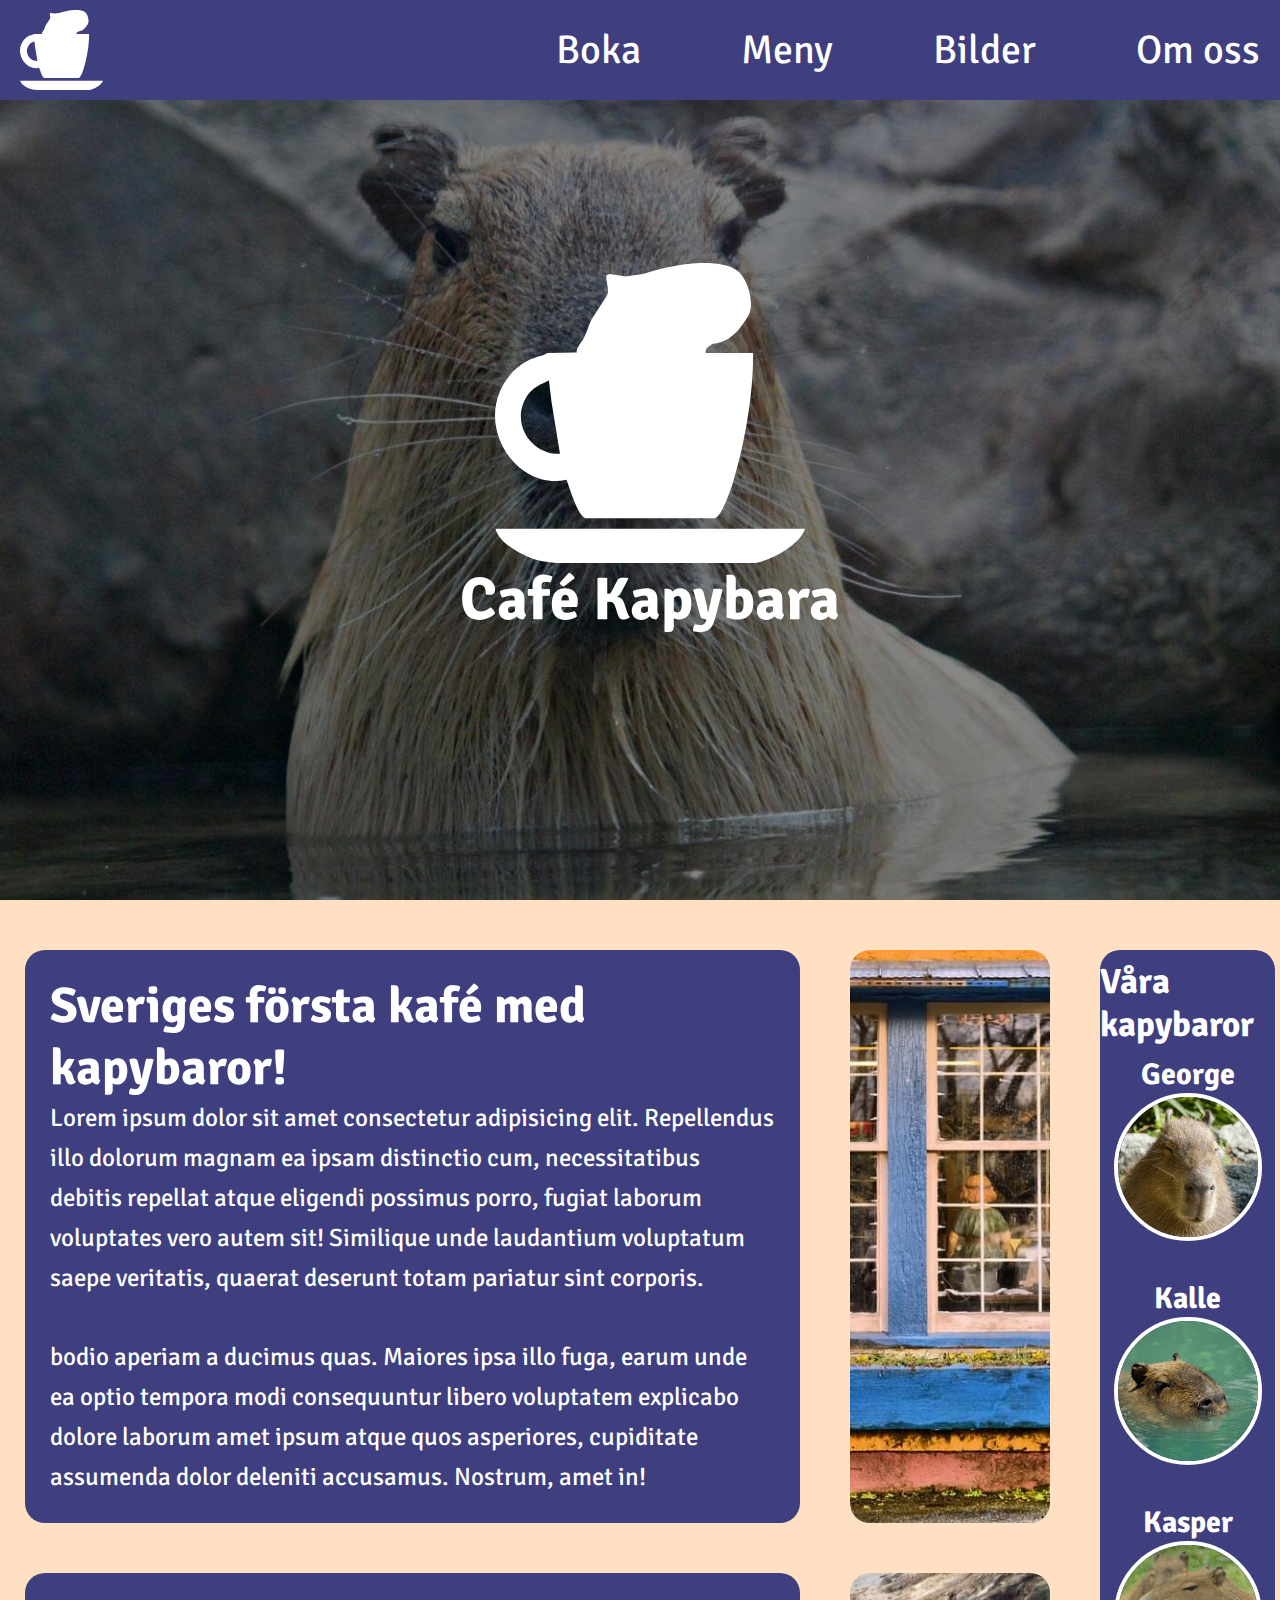
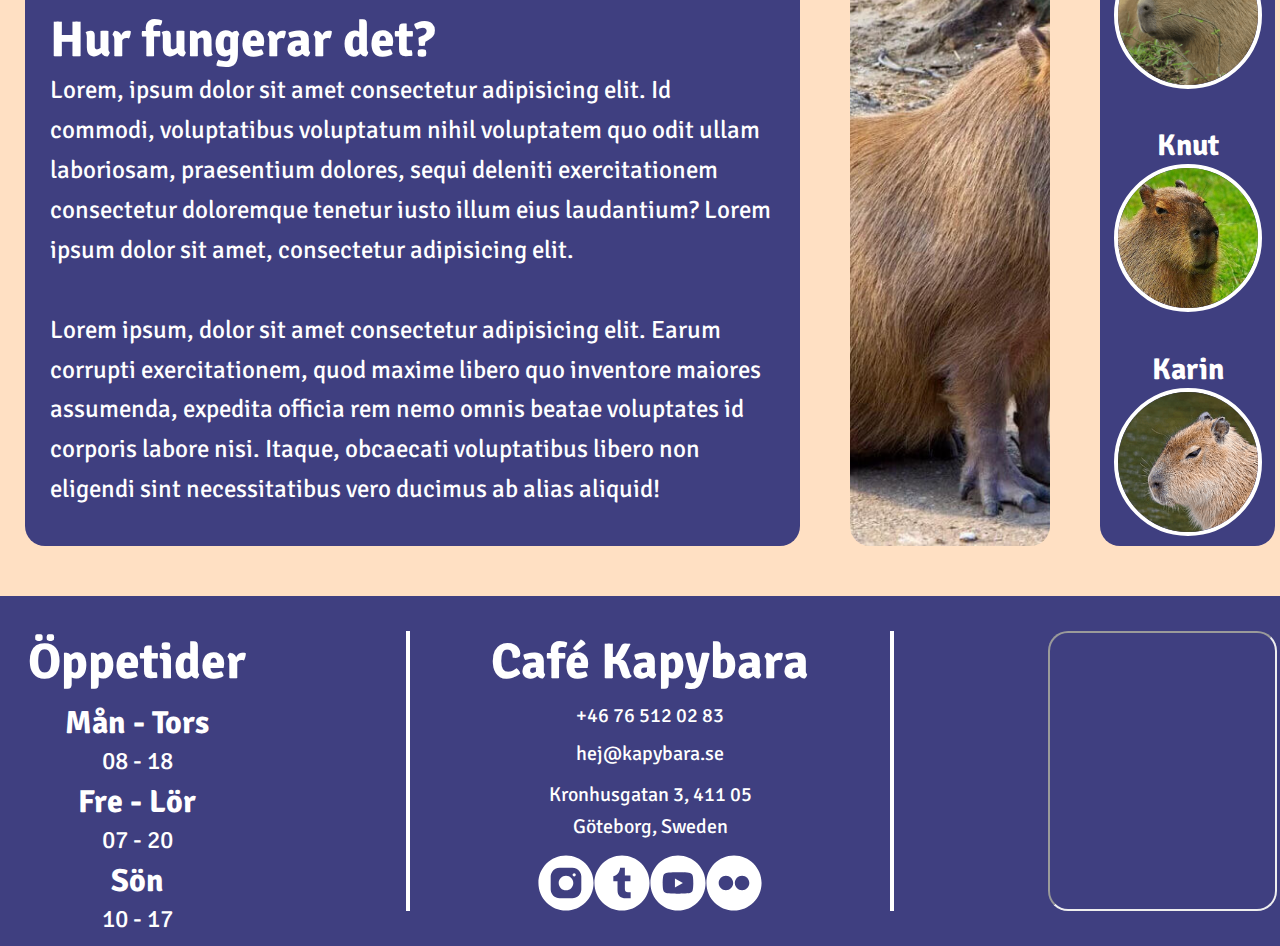
<file: index.html>
<!DOCTYPE html>
<html lang="zxx">
	<head>
		<meta charset="UTF-8" />
		<meta http-equiv="X-UA-Compatible" content="IE=edge" />
		<meta name="viewport" content="width=device-width, initial-scale=1.0" />
		<link rel="stylesheet" href="css/style.css" />
		<title>Hem</title>
	</head>

	<body>
		<div id="home_grid_wrapper">
			<header>
				<nav>
					<a id="nav_logo_link" href="index.html">
						<img id="nav_logo_img" src="img/logo_white.svg" alt="Vit silhuett av en kapybara, sittandes i en kaffekopp" />
					</a>

					<ul id="nav_items">
						<li class="nav_links">
							<a class="nav_link_texts" href="https://bit.ly/3FDrYKv">Boka</a>
						</li>

						<li class="nav_links">
							<a class="nav_link_texts" href="menu.html">Meny</a>
						</li>

						<li class="nav_links">
							<a class="nav_link_texts" href="https://bit.ly/3FDrYKv">Bilder</a>
						</li>

						<li class="nav_links">
							<a class="nav_link_texts" href="about.html">Om oss</a>
						</li>
					</ul>
				</nav>

				<figure id="home_hero_section">
					<img id="home_hero_logo" src="img/logo_white.svg" alt="Vit silhuett av en kapybara, sittandes i en kaffekopp" />
					<h1>Café Kapybara</h1>
				</figure>
			</header>

			<main id="home_main_grid_wrapper">
				<section id="home_general_info" class="text_boxes">
					<div class="text_container">
						<h2>Sveriges första kafé med kapybaror!</h2>
						<p>
							Lorem ipsum dolor sit amet consectetur adipisicing elit. Repellendus illo dolorum magnam ea ipsam distinctio cum, necessitatibus debitis repellat atque eligendi possimus porro, fugiat laborum voluptates vero autem sit! Similique unde laudantium voluptatum saepe veritatis,
							quaerat deserunt totam pariatur sint corporis.<br /><br />bodio aperiam a ducimus quas. Maiores ipsa illo fuga, earum unde ea optio tempora modi consequuntur libero voluptatem explicabo dolore laborum amet ipsum atque quos asperiores, cupiditate assumenda dolor deleniti
							accusamus. Nostrum, amet in!
						</p>
					</div>
				</section>

				<figure id="home_general_info_img_container">
					<img class="image_boxes" src="img/home_general_info.jpg" alt='Framtsidan till en affär med en skylt där det står "open"' />
				</figure>

				<aside id="home_our_capybaras" class="content_boxes">
					<h2 id="home_our_capybaras_title">Våra kapybaror</h2>
					<ul id="home_our_capybaras_list">
						<li>
							<div class="home_capybara_profile_containers">
								<h3 class="home_our_capybaras_names">George</h3>
								<img class="home_our_capybara_profiles" src="img/home_capy1.png" alt="Ett kisande kapybaras ansikte framifrån" />
							</div>
						</li>

						<li>
							<div class="home_capybara_profile_containers">
								<h3 class="home_our_capybaras_names">Kalle</h3>
								<img class="home_our_capybara_profiles" src="img/home_capy2.png" alt="En kapybaras huvud som sticker upp ur vattenytan" />
							</div>
						</li>

						<li>
							<div class="home_capybara_profile_containers">
								<h3 class="home_our_capybaras_names">Kasper</h3>
								<img class="home_our_capybara_profiles" src="img/home_capy3.png" alt="Ett kisande kapybaras ansikte från sidan" />
							</div>
						</li>

						<li>
							<div class="home_capybara_profile_containers">
								<h3 class="home_our_capybaras_names">Knut</h3>
								<img class="home_our_capybara_profiles" src="img/home_capy4.png" alt="En kapybaras ansikte från sidan" />
							</div>
						</li>

						<li>
							<div class="home_capybara_profile_containers">
								<h3 class="home_our_capybaras_names">Karin</h3>
								<img class="home_our_capybara_profiles" src="img/home_capy5.png" alt="En kapybaras ansikte från sidan" />
							</div>
						</li>
					</ul>
				</aside>

				<section id="home_how_works" class="text_boxes">
					<div class="text_container">
						<h2>Hur fungerar det?</h2>
						<p>
							Lorem, ipsum dolor sit amet consectetur adipisicing elit. Id commodi, voluptatibus voluptatum nihil voluptatem quo odit ullam laboriosam, praesentium dolores, sequi deleniti exercitationem consectetur doloremque tenetur iusto illum eius laudantium? Lorem ipsum dolor sit
							amet, consectetur adipisicing elit. <br /><br />Lorem ipsum, dolor sit amet consectetur adipisicing elit. Earum corrupti exercitationem, quod maxime libero quo inventore maiores assumenda, expedita officia rem nemo omnis beatae voluptates id corporis labore nisi. Itaque,
							obcaecati voluptatibus libero non eligendi sint necessitatibus vero ducimus ab alias aliquid!
						</p>
					</div>
				</section>

				<figure id="home_how_works_img_container">
					<img class="image_boxes" src="img/home_how_works.jpg" alt="Kapybaran sittandes ute" />
				</figure>
			</main>

			<footer>
				<section id="footer_opening_hours">
					<h2>Öppetider</h2>

					<ul id="footer_opening_hours_list">
						<li>
							<div class="footer_opening_hours_containers">
								<h3 class="footer_opening_hours_days">Mån - Tors</h3>
								<p>08 - 18</p>
							</div>
						</li>

						<li>
							<div class="footer_opening_hours_containers">
								<h3 class="footer_opening_hours_days">Fre - Lör</h3>
								<p>07 - 20</p>
							</div>
						</li>
						<li>
							<div class="footer_opening_hours_containers">
								<h3 class="footer_opening_hours_days">Sön</h3>
								<p>10 - 17</p>
							</div>
						</li>
					</ul>
				</section>

				<section id="footer_center">
					<div id="footer_center_container">
						<h2>Café Kapybara</h2>

						<ul id="footer_center_info">
							<li><a class="footer_center_text" href="tel:+46765120283">+46 76 512 02 83</a></li>

							<li><a class="footer_center_text" href="mailto:hej@kapybara.se">hej@kapybara.se</a></li>

							<li><p class="footer_center_text">Kronhusgatan 3, 411 05 Göteborg, Sweden</p></li>

							<li>
								<ul id="footer_social_media">
									<li>
										<a class="footer_media_links" href="https://instagram.com">
											<img class="footer_media_icons" src="img/instagram.svg" alt="Instagram icon" />
										</a>
									</li>

									<li>
										<a class="footer_media_links" href="https://tumblr.com">
											<img class="footer_media_icons" src="img/tumblr.svg" alt="Tumblr icon" />
										</a>
									</li>

									<li>
										<a class="footer_media_links" href="https://youtube.com">
											<img class="footer_media_icons" src="img/youtube.svg" alt="Youtube icon" />
										</a>
									</li>

									<li>
										<a class="footer_media_links" href="https://flickr.com">
											<img class="footer_media_icons" src="img/flickr.svg" alt="Flickr icon" />
										</a>
									</li>
								</ul>
							</li>
						</ul>
					</div>
				</section>

				<div id="footer_directions">
					<iframe id="home_map_iframe" src="https://www.openstreetmap.org/export/embed.html?bbox=11.962357163429262%2C57.707481859318435%2C11.966718435287477%2C57.708664022634466&amp;layer=mapnik&amp;marker=57.70807294580084%2C11.964537799358368"></iframe>
				</div>
			</footer>
		</div>
	</body>
</html>
</file>
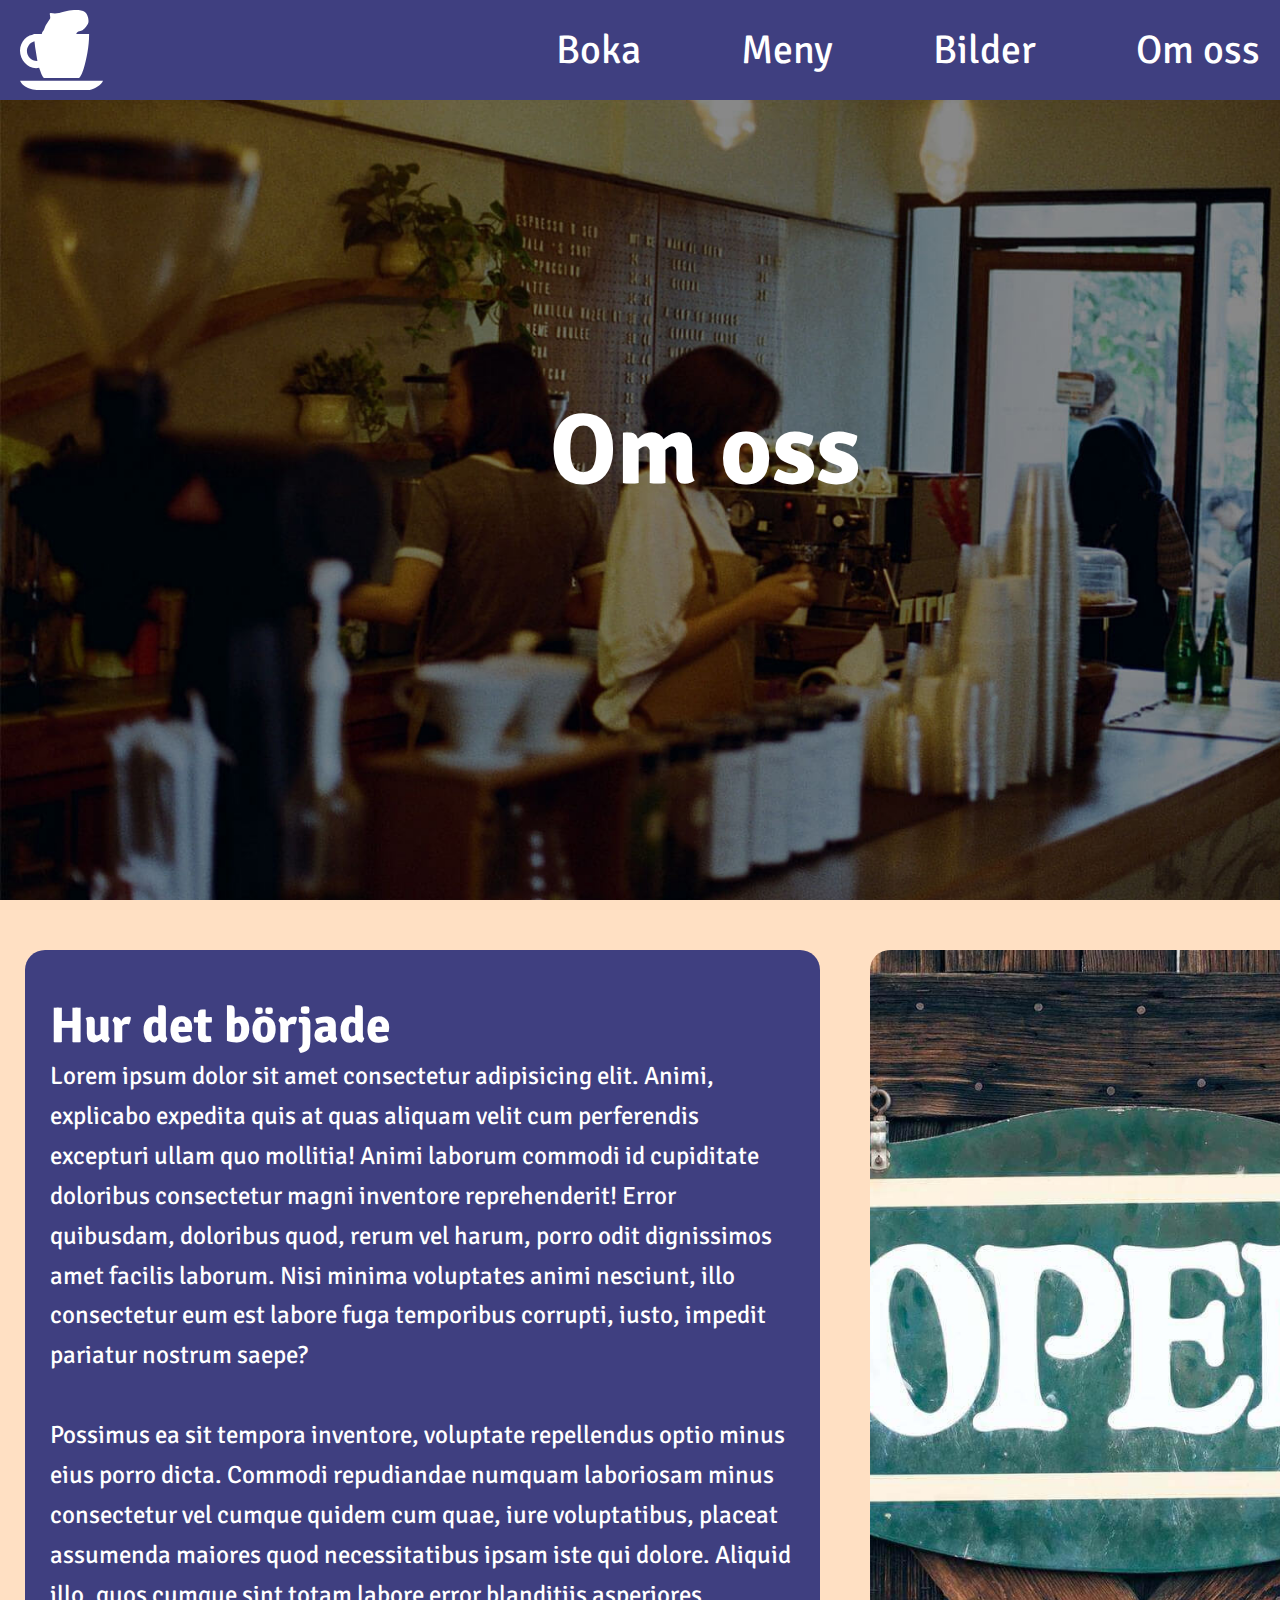
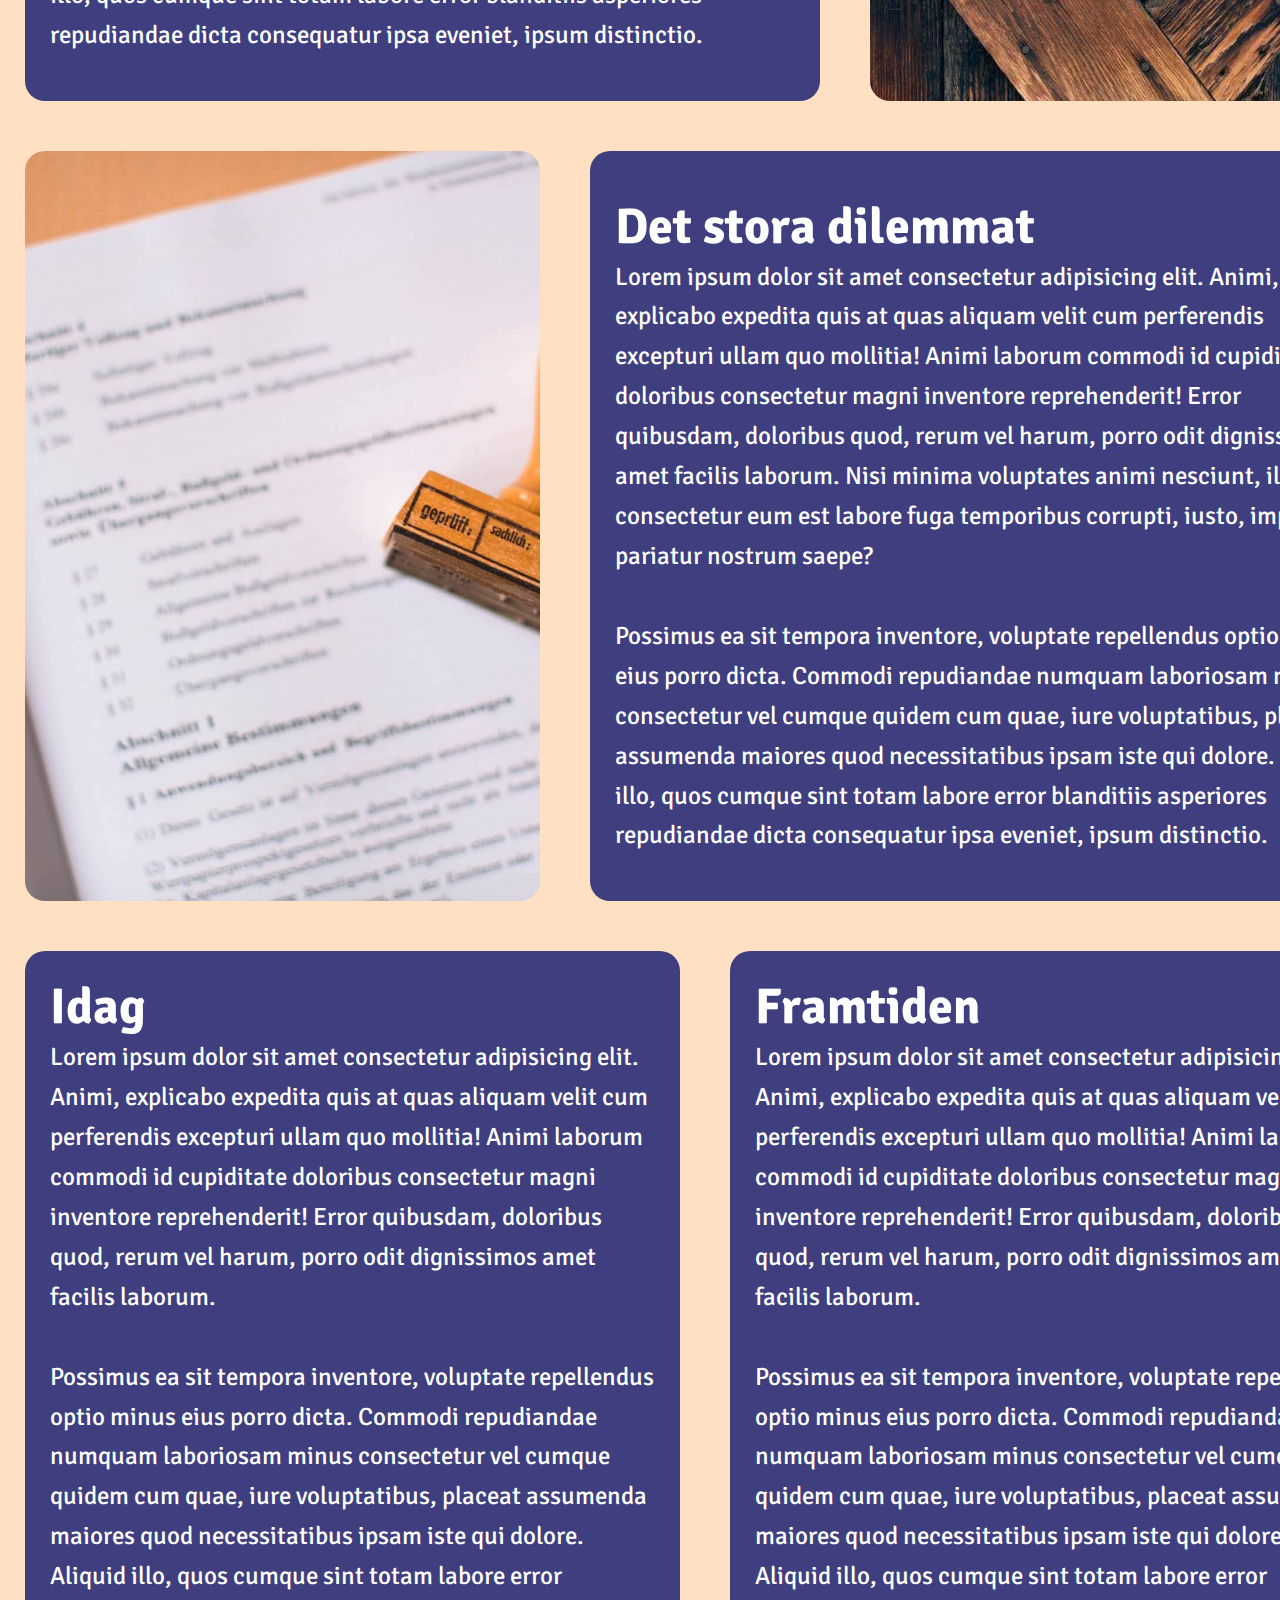
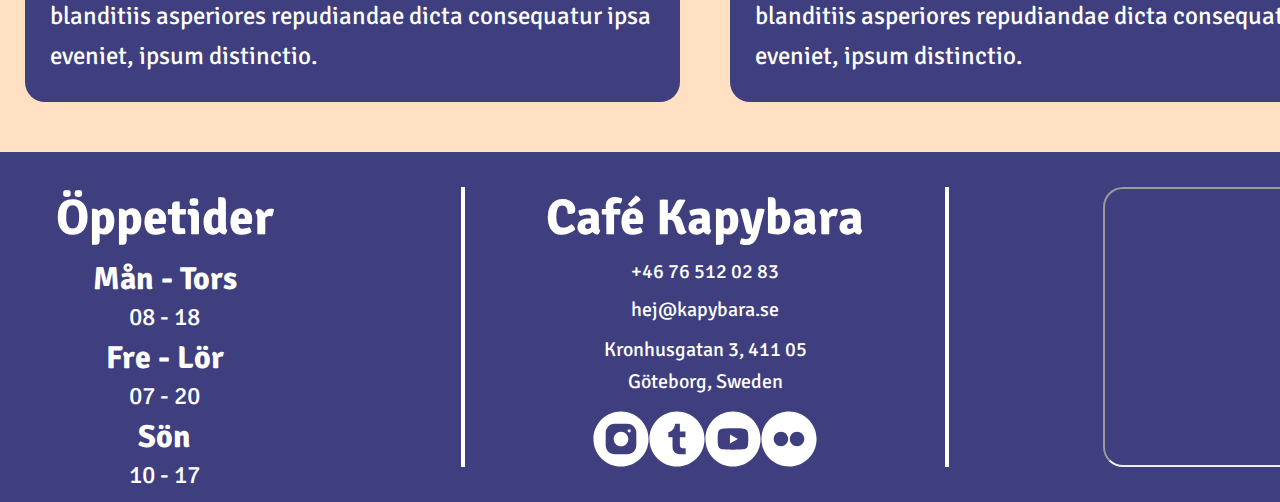
<file: about.html>
<!DOCTYPE html>
<html lang="zxx">
	<head>
		<meta charset="UTF-8" />
		<meta http-equiv="X-UA-Compatible" content="IE=edge" />
		<meta name="viewport" content="width=device-width, initial-scale=1.0" />
		<link rel="stylesheet" href="css/style.css" />
		<title>Om oss</title>
	</head>

	<body>
		<div id="about_grid_wrapper">
			<header>
				<nav>
					<a id="nav_logo_link" href="index.html">
						<img id="nav_logo_img" src="img/logo_white.svg" alt="Vit silhuett av en kapybara, sittandes i en kaffekopp" />
					</a>

					<ul id="nav_items">
						<li class="nav_links">
							<a class="nav_link_texts" href="https://bit.ly/3FDrYKv">Boka</a>
						</li>

						<li class="nav_links">
							<a class="nav_link_texts" href="menu.html">Meny</a>
						</li>

						<li class="nav_links">
							<a class="nav_link_texts" href="https://bit.ly/3FDrYKv">Bilder</a>
						</li>

						<li class="nav_links">
							<a class="nav_link_texts" href="about.html">Om oss</a>
						</li>
					</ul>
				</nav>

				<section id="about_hero_section">
					<h1 class="hero_title">Om oss</h1>
				</section>
			</header>

			<main id="about_main_grid_wrapper">
				<section id="about_started" class="text_boxes">
					<div class="text_container">
						<h2>Hur det började</h2>
						<p>
							Lorem ipsum dolor sit amet consectetur adipisicing elit. Animi, explicabo expedita quis at quas aliquam velit cum perferendis excepturi ullam quo mollitia! Animi laborum commodi id cupiditate doloribus consectetur magni inventore reprehenderit! Error quibusdam, doloribus
							quod, rerum vel harum, porro odit dignissimos amet facilis laborum. Nisi minima voluptates animi nesciunt, illo consectetur eum est labore fuga temporibus corrupti, iusto, impedit pariatur nostrum saepe?<br /><br />
							Possimus ea sit tempora inventore, voluptate repellendus optio minus eius porro dicta. Commodi repudiandae numquam laboriosam minus consectetur vel cumque quidem cum quae, iure voluptatibus, placeat assumenda maiores quod necessitatibus ipsam iste qui dolore. Aliquid
							illo, quos cumque sint totam labore error blanditiis asperiores repudiandae dicta consequatur ipsa eveniet, ipsum distinctio.
						</p>
					</div>
				</section>

				<figure id="about_started_img"><img class="image_boxes" src="img/about_started.jpg" alt='Skylt som säger "open"' /></figure>

				<section id="about_problem" class="text_boxes">
					<div class="text_container">
						<h2>Det stora dilemmat</h2>
						<p>
							Lorem ipsum dolor sit amet consectetur adipisicing elit. Animi, explicabo expedita quis at quas aliquam velit cum perferendis excepturi ullam quo mollitia! Animi laborum commodi id cupiditate doloribus consectetur magni inventore reprehenderit! Error quibusdam, doloribus
							quod, rerum vel harum, porro odit dignissimos amet facilis laborum. Nisi minima voluptates animi nesciunt, illo consectetur eum est labore fuga temporibus corrupti, iusto, impedit pariatur nostrum saepe?<br /><br />
							Possimus ea sit tempora inventore, voluptate repellendus optio minus eius porro dicta. Commodi repudiandae numquam laboriosam minus consectetur vel cumque quidem cum quae, iure voluptatibus, placeat assumenda maiores quod necessitatibus ipsam iste qui dolore. Aliquid
							illo, quos cumque sint totam labore error blanditiis asperiores repudiandae dicta consequatur ipsa eveniet, ipsum distinctio.
						</p>
					</div>
				</section>

				<figure id="about_problem_img">
					<img class="image_boxes" src="img/about_problem.jpg" alt="En stämpel liggandes på juridiska dokument" />
				</figure>

				<section id="about_today" class="text_boxes">
					<div class="text_container">
						<h2>Idag</h2>
						<p>
							Lorem ipsum dolor sit amet consectetur adipisicing elit. Animi, explicabo expedita quis at quas aliquam velit cum perferendis excepturi ullam quo mollitia! Animi laborum commodi id cupiditate doloribus consectetur magni inventore reprehenderit! Error quibusdam, doloribus
							quod, rerum vel harum, porro odit dignissimos amet facilis laborum.<br /><br />
							Possimus ea sit tempora inventore, voluptate repellendus optio minus eius porro dicta. Commodi repudiandae numquam laboriosam minus consectetur vel cumque quidem cum quae, iure voluptatibus, placeat assumenda maiores quod necessitatibus ipsam iste qui dolore. Aliquid
							illo, quos cumque sint totam labore error blanditiis asperiores repudiandae dicta consequatur ipsa eveniet, ipsum distinctio.
						</p>
					</div>
				</section>

				<section id="about_future" class="text_boxes">
					<div class="text_container">
						<h2>Framtiden</h2>
						<p>
							Lorem ipsum dolor sit amet consectetur adipisicing elit. Animi, explicabo expedita quis at quas aliquam velit cum perferendis excepturi ullam quo mollitia! Animi laborum commodi id cupiditate doloribus consectetur magni inventore reprehenderit! Error quibusdam, doloribus
							quod, rerum vel harum, porro odit dignissimos amet facilis laborum.<br /><br />
							Possimus ea sit tempora inventore, voluptate repellendus optio minus eius porro dicta. Commodi repudiandae numquam laboriosam minus consectetur vel cumque quidem cum quae, iure voluptatibus, placeat assumenda maiores quod necessitatibus ipsam iste qui dolore. Aliquid
							illo, quos cumque sint totam labore error blanditiis asperiores repudiandae dicta consequatur ipsa eveniet, ipsum distinctio.
						</p>
					</div>
				</section>
			</main>

			<footer>
				<section id="footer_opening_hours">
					<h2>Öppetider</h2>

					<ul id="footer_opening_hours_list">
						<li>
							<div class="footer_opening_hours_containers">
								<h3 class="footer_opening_hours_days">Mån - Tors</h3>
								<p>08 - 18</p>
							</div>
						</li>

						<li>
							<div class="footer_opening_hours_containers">
								<h3 class="footer_opening_hours_days">Fre - Lör</h3>
								<p>07 - 20</p>
							</div>
						</li>
						<li>
							<div class="footer_opening_hours_containers">
								<h3 class="footer_opening_hours_days">Sön</h3>
								<p>10 - 17</p>
							</div>
						</li>
					</ul>
				</section>

				<section id="footer_center">
					<div id="footer_center_container">
						<h2>Café Kapybara</h2>

						<ul id="footer_center_info">
							<li><a class="footer_center_text" href="tel:+46765120283">+46 76 512 02 83</a></li>

							<li><a class="footer_center_text" href="mailto:hej@kapybara.se">hej@kapybara.se</a></li>

							<li><p class="footer_center_text">Kronhusgatan 3, 411 05 Göteborg, Sweden</p></li>

							<li>
								<ul id="footer_social_media">
									<li>
										<a class="footer_media_links" href="https://instagram.com">
											<img class="footer_media_icons" src="img/instagram.svg" alt="Instagram icon" />
										</a>
									</li>

									<li>
										<a class="footer_media_links" href="https://tumblr.com">
											<img class="footer_media_icons" src="img/tumblr.svg" alt="Tumblr icon" />
										</a>
									</li>

									<li>
										<a class="footer_media_links" href="https://youtube.com">
											<img class="footer_media_icons" src="img/youtube.svg" alt="Youtube icon" />
										</a>
									</li>

									<li>
										<a class="footer_media_links" href="https://flickr.com">
											<img class="footer_media_icons" src="img/flickr.svg" alt="Flickr icon" />
										</a>
									</li>
								</ul>
							</li>
						</ul>
					</div>
				</section>

				<div id="footer_directions">
					<iframe id="home_map_iframe" src="https://www.openstreetmap.org/export/embed.html?bbox=11.962357163429262%2C57.707481859318435%2C11.966718435287477%2C57.708664022634466&amp;layer=mapnik&amp;marker=57.70807294580084%2C11.964537799358368"></iframe>
				</div>
			</footer>
		</div>
	</body>
</html>
</file>
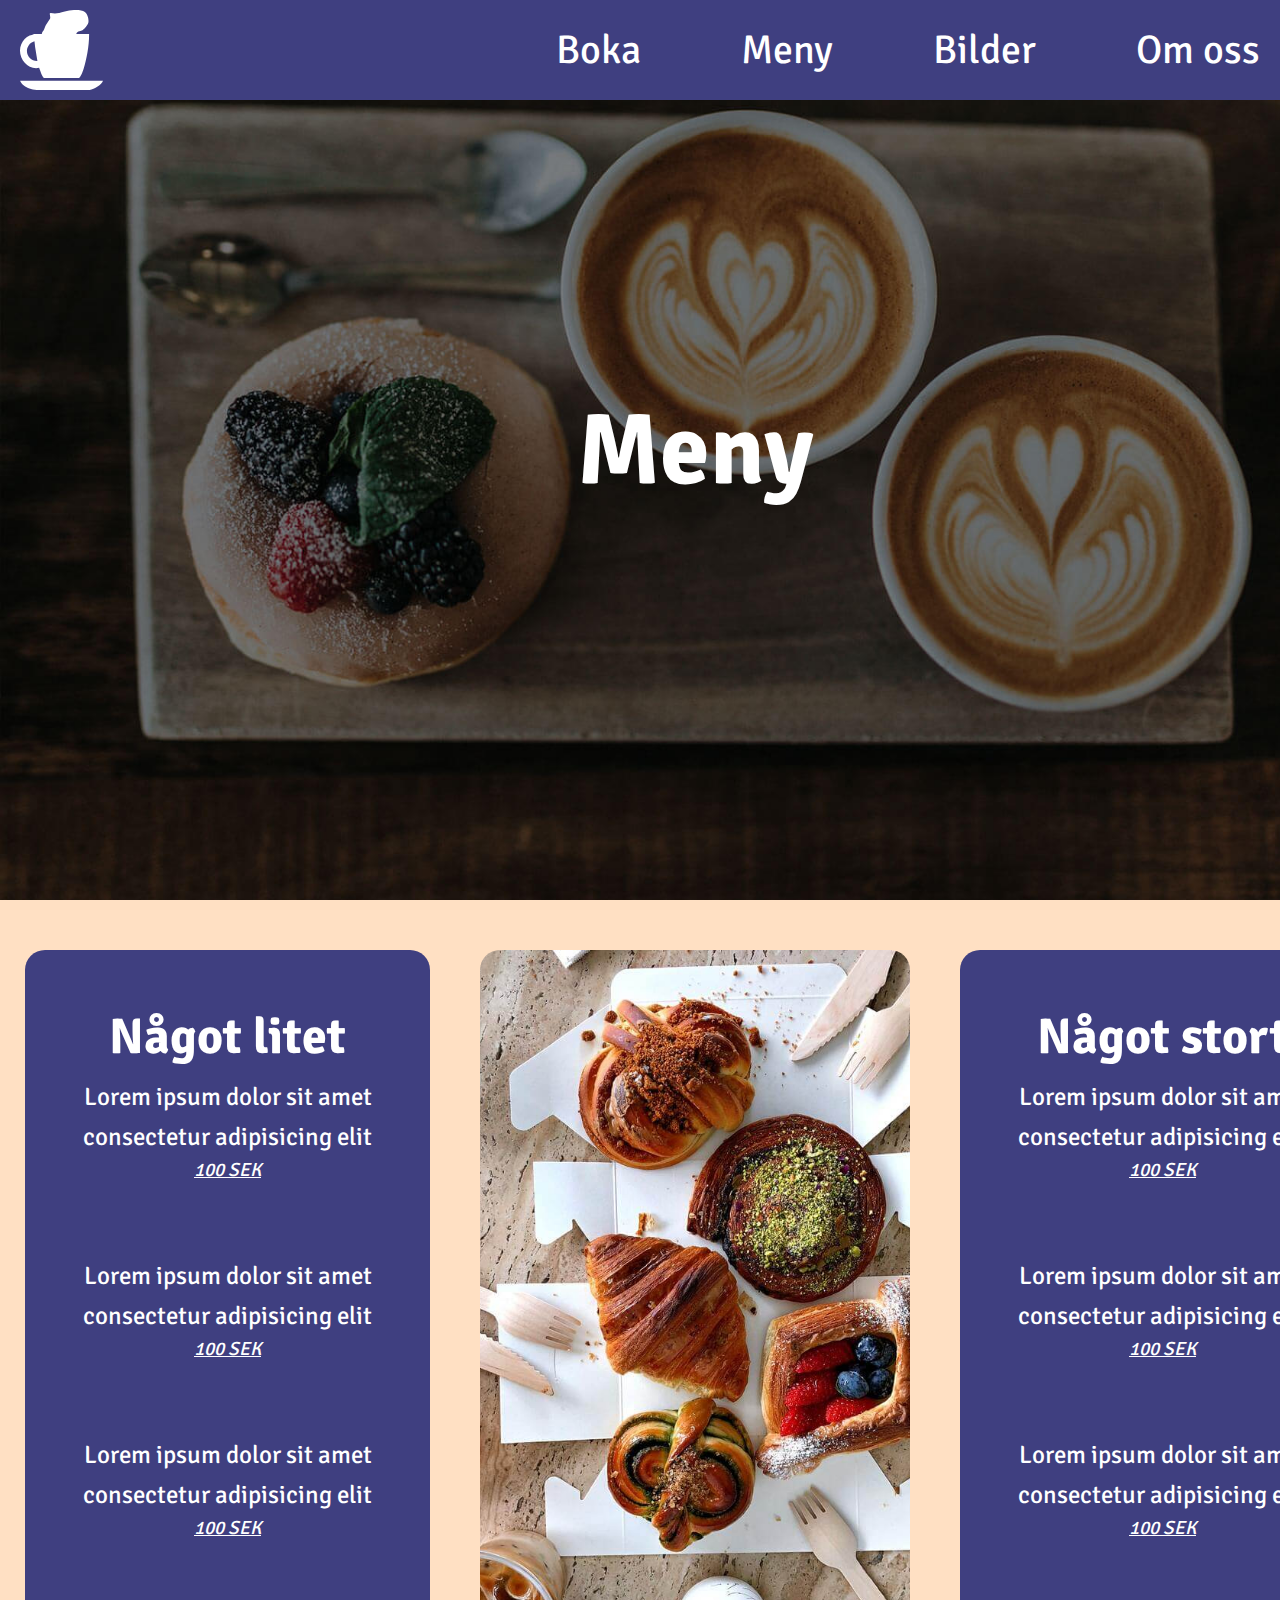
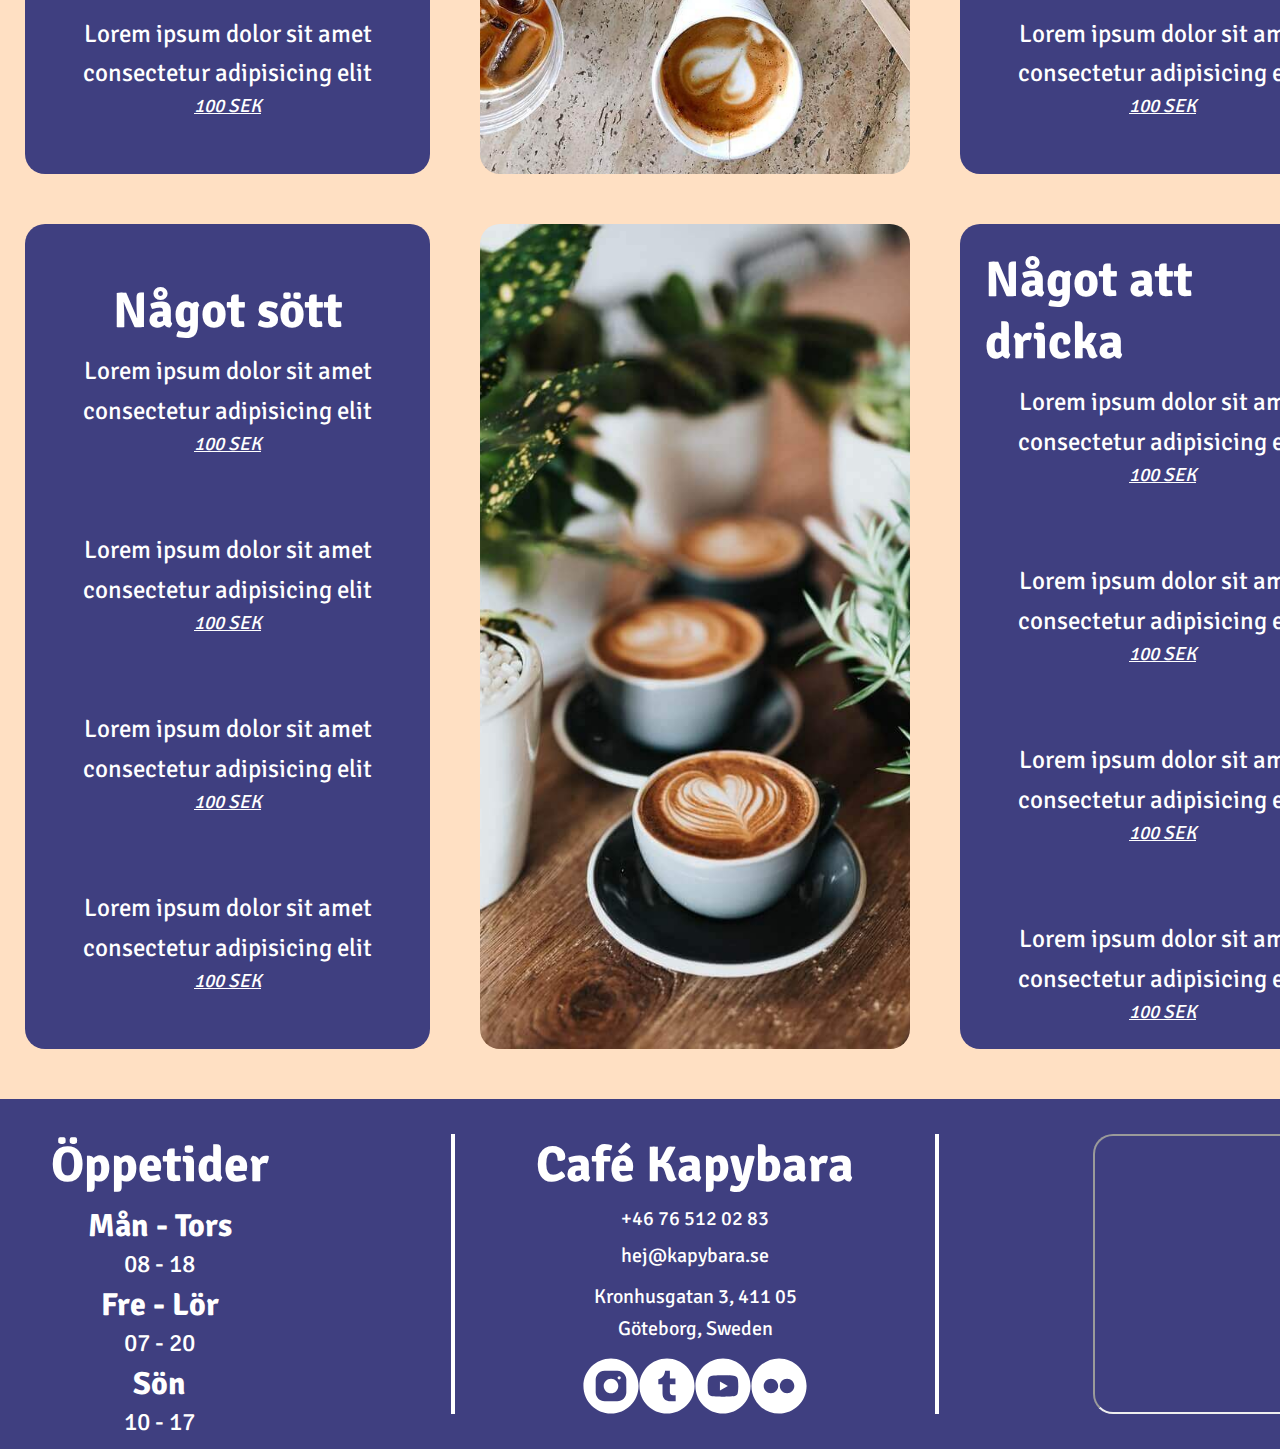
<file: menu.html>
<!DOCTYPE html>
<html lang="zxx">
	<head>
		<meta charset="UTF-8" />
		<meta http-equiv="X-UA-Compatible" content="IE=edge" />
		<meta name="viewport" content="width=device-width, initial-scale=1.0" />
		<link rel="stylesheet" href="css/style.css" />
		<title>Meny</title>
	</head>

	<body>
		<div id="menu_grid_wrapper">
			<header>
				<nav>
					<a id="nav_logo_link" href="index.html">
						<img id="nav_logo_img" src="img/logo_white.svg" alt="Vit silhuett av en kapybara, sittandes i en kaffekopp" />
					</a>

					<ul id="nav_items">
						<li class="nav_links">
							<a class="nav_link_texts" href="https://bit.ly/3FDrYKv">Boka</a>
						</li>

						<li class="nav_links">
							<a class="nav_link_texts" href="menu.html">Meny</a>
						</li>

						<li class="nav_links">
							<a class="nav_link_texts" href="https://bit.ly/3FDrYKv">Bilder</a>
						</li>

						<li class="nav_links">
							<a class="nav_link_texts" href="about.html">Om oss</a>
						</li>
					</ul>
				</nav>

				<section id="menu_hero_section">
					<h1 class="hero_title">Meny</h1>
				</section>
			</header>

			<main id="menu_main_grid_wrapper">
				<section class="text_boxes menu_boxes" id="menu_small">
					<h2>Något litet</h2>

					<ul class="menu_lists">
						<li class="menu_items">
							<p class="menu_item_foods">Lorem ipsum dolor sit amet consectetur adipisicing elit</p>
							<em>100 SEK</em>
						</li>

						<li class="menu_items">
							<p class="menu_item_foods">Lorem ipsum dolor sit amet consectetur adipisicing elit</p>
							<em>100 SEK</em>
						</li>

						<li class="menu_items">
							<p class="menu_item_foods">Lorem ipsum dolor sit amet consectetur adipisicing elit</p>
							<em>100 SEK</em>
						</li>

						<li class="menu_items">
							<p class="menu_item_foods">Lorem ipsum dolor sit amet consectetur adipisicing elit</p>
							<em>100 SEK</em>
						</li>
					</ul>
				</section>

				<section class="text_boxes menu_boxes" id="menu_large">
					<h2>Något stort</h2>

					<ul class="menu_lists">
						<li class="menu_items">
							<p class="menu_item_foods">Lorem ipsum dolor sit amet consectetur adipisicing elit</p>
							<em>100 SEK</em>
						</li>

						<li class="menu_items">
							<p class="menu_item_foods">Lorem ipsum dolor sit amet consectetur adipisicing elit</p>
							<em>100 SEK</em>
						</li>

						<li class="menu_items">
							<p class="menu_item_foods">Lorem ipsum dolor sit amet consectetur adipisicing elit</p>
							<em>100 SEK</em>
						</li>

						<li class="menu_items">
							<p class="menu_item_foods">Lorem ipsum dolor sit amet consectetur adipisicing elit</p>
							<em>100 SEK</em>
						</li>
					</ul>
				</section>

				<section class="text_boxes menu_boxes" id="menu_sweet">
					<h2>Något sött</h2>

					<ul class="menu_lists">
						<li class="menu_items">
							<p class="menu_item_foods">Lorem ipsum dolor sit amet consectetur adipisicing elit</p>
							<em>100 SEK</em>
						</li>

						<li class="menu_items">
							<p class="menu_item_foods">Lorem ipsum dolor sit amet consectetur adipisicing elit</p>
							<em>100 SEK</em>
						</li>

						<li class="menu_items">
							<p class="menu_item_foods">Lorem ipsum dolor sit amet consectetur adipisicing elit</p>
							<em>100 SEK</em>
						</li>

						<li class="menu_items">
							<p class="menu_item_foods">Lorem ipsum dolor sit amet consectetur adipisicing elit</p>
							<em>100 SEK</em>
						</li>
					</ul>
				</section>

				<section class="text_boxes menu_boxes" id="menu_drinks">
					<h2>Något att dricka</h2>

					<ul class="menu_lists">
						<li class="menu_items">
							<p class="menu_item_foods">Lorem ipsum dolor sit amet consectetur adipisicing elit</p>
							<em>100 SEK</em>
						</li>

						<li class="menu_items">
							<p class="menu_item_foods">Lorem ipsum dolor sit amet consectetur adipisicing elit</p>
							<em>100 SEK</em>
						</li>

						<li class="menu_items">
							<p class="menu_item_foods">Lorem ipsum dolor sit amet consectetur adipisicing elit</p>
							<em>100 SEK</em>
						</li>

						<li class="menu_items">
							<p class="menu_item_foods">Lorem ipsum dolor sit amet consectetur adipisicing elit</p>
							<em>100 SEK</em>
						</li>
					</ul>
				</section>

				<figure class="image_boxes" id="menu_top_img">
					<img class="image_boxes" src="img/menu_top.jpg" alt="Drycker och olika bullar liggandes på en uppvecklad låda på ett bord" />
				</figure>

				<figure class="image_boxes" id="menu_bottom_img">
					<img class="image_boxes" src="img/menu_bottom.jpg" alt="Koppar med kaffe ståendes mellan plantor på ett bord" />
				</figure>
			</main>

			<footer>
				<section id="footer_opening_hours">
					<h2>Öppetider</h2>

					<ul id="footer_opening_hours_list">
						<li>
							<div class="footer_opening_hours_containers">
								<h3 class="footer_opening_hours_days">Mån - Tors</h3>
								<p>08 - 18</p>
							</div>
						</li>

						<li>
							<div class="footer_opening_hours_containers">
								<h3 class="footer_opening_hours_days">Fre - Lör</h3>
								<p>07 - 20</p>
							</div>
						</li>
						<li>
							<div class="footer_opening_hours_containers">
								<h3 class="footer_opening_hours_days">Sön</h3>
								<p>10 - 17</p>
							</div>
						</li>
					</ul>
				</section>

				<section id="footer_center">
					<div id="footer_center_container">
						<h2>Café Kapybara</h2>

						<ul id="footer_center_info">
							<li><a class="footer_center_text" href="tel:+46765120283">+46 76 512 02 83</a></li>

							<li><a class="footer_center_text" href="mailto:hej@kapybara.se">hej@kapybara.se</a></li>

							<li><p class="footer_center_text">Kronhusgatan 3, 411 05 Göteborg, Sweden</p></li>

							<li>
								<ul id="footer_social_media">
									<li>
										<a class="footer_media_links" href="https://instagram.com">
											<img class="footer_media_icons" src="img/instagram.svg" alt="Instagram icon" />
										</a>
									</li>

									<li>
										<a class="footer_media_links" href="https://tumblr.com">
											<img class="footer_media_icons" src="img/tumblr.svg" alt="Tumblr icon" />
										</a>
									</li>

									<li>
										<a class="footer_media_links" href="https://youtube.com">
											<img class="footer_media_icons" src="img/youtube.svg" alt="Youtube icon" />
										</a>
									</li>

									<li>
										<a class="footer_media_links" href="https://flickr.com">
											<img class="footer_media_icons" src="img/flickr.svg" alt="Flickr icon" />
										</a>
									</li>
								</ul>
							</li>
						</ul>
					</div>
				</section>

				<div id="footer_directions">
					<iframe id="home_map_iframe" src="https://www.openstreetmap.org/export/embed.html?bbox=11.962357163429262%2C57.707481859318435%2C11.966718435287477%2C57.708664022634466&amp;layer=mapnik&amp;marker=57.70807294580084%2C11.964537799358368"></iframe>
				</div>
			</footer>
		</div>
	</body>
</html>
</file>
<file: css/style.css>
@import url("https://fonts.googleapis.com/css2?family=Signika:wght@600&display=swap");

/*--General--*/
* {
	margin: 0;
	padding: 0;
	font-family: "Signika", sans-serif;
	list-style-type: none;
}

body {
	background-color: #ffe0c3;
	box-sizing: border-box;
}

h1 {
	color: #ffffff;
	font-size: 3.75rem;
}

h2 {
	color: white;
	font-size: 3.125rem;
}

h3 {
	color: white;
	font-size: 2.9rem;
}

p {
	color: #ffffff;
	font-size: 1.56rem;
	line-height: 1.6;
}

em {
	color: #ffffff;
	font-size: 1.19rem;
	text-decoration: underline;
}

.text_boxes {
	display: flex;
	align-items: center;
	padding: 1.56rem;
	background-color: #3f3f80;
	border-radius: 20px;
}

.image_boxes {
	width: 100%;
	height: 100%;
	object-fit: cover;
	border-radius: 20px;
}

/*--Menu page--*/
#menu_grid_wrapper {
	display: grid;
	grid-template-columns: 1fr;
	grid-template-rows: 100vh 1fr 350px;
	height: 300vh;
	width: 100%;
	grid-template-areas:
		"hea"
		"mmg"
		"foo";
	gap: 50px;
}

#menu_main_grid_wrapper {
	grid-area: mmg;
	display: grid;
	grid-template-columns: repeat(3, minmax(430px, 1fr));
	grid-template-rows: 1fr 1fr;
	height: 100%;
	width: 100%;
	grid-template-areas:
		"msm mti mla"
		"msw mbi mdr";
	gap: 50px;
}

#menu_hero_section {
	display: flex;
	align-items: center;
	justify-content: center;
	flex-direction: column;

	background-image: url("../img/menu_hero.jpg");
	background-position: center;
	background-size: cover;
	background-repeat: no-repeat;
	height: 100%;
}

#menu_small {
	grid-area: msm;
	margin-left: 25px;
}

#menu_large {
	grid-area: mla;
	margin-right: 25px;
}

#menu_sweet {
	grid-area: msw;
	margin-left: 25px;
}

#menu_drinks {
	grid-area: mdr;
	margin-right: 25px;
}

#menu_top_img {
	grid-area: mti;
}

#menu_bottom_img {
	grid-area: mbi;
}

.menu_lists {
	display: flex;
	flex-direction: column;
	gap: 75px;
	margin-top: 0.63rem;
}

.menu_items {
	display: flex;
	flex-direction: column;
	align-items: center;
}

.menu_item_foods {
	text-align: center;
	font-size: 1.56rem;
}

.menu_boxes {
	flex-direction: column;
	justify-content: center;
}

/*--About us page--*/
#about_grid_wrapper {
	display: grid;
	grid-template-columns: 1fr;
	grid-template-rows: 100vh 1fr 350px;
	height: 350vh;
	width: 100%;
	grid-template-areas:
		"hea"
		"amg"
		"foo";
	gap: 50px;
}

#about_main_grid_wrapper {
	display: grid;
	grid-template-columns: minmax(540px, 3fr) repeat(2, minmax(90px, 0.5fr)) minmax(540px, 3fr);
	grid-template-rows: repeat(3, 1fr);
	height: 100%;
	width: 100%;
	grid-template-areas:
		"ast ast ast asi"
		"api apr apr apr"
		"ato ato afu afu";
	gap: 50px;
}

#about_hero_section {
	display: flex;
	align-items: center;
	justify-content: center;
	flex-direction: column;

	background-image: url("../img/about_hero.jpg");
	background-position: center;
	background-size: cover;
	background-repeat: no-repeat;
	height: 100%;
}

.hero_title {
	font-size: 6.25rem;
}

#about_started {
	grid-area: ast;
	margin-left: 1.56rem;
}

#about_started_img {
	grid-area: asi;
	margin-right: 1.56rem;
}

#about_problem {
	grid-area: apr;
	margin-right: 1.56rem;
}

#about_problem_img {
	grid-area: api;
	margin-left: 1.56rem;
}

#about_today {
	grid-area: ato;
	margin-left: 1.56rem;
}

#about_future {
	grid-area: afu;
	margin-right: 1.56rem;
}

/*--Home page--*/
#home_grid_wrapper {
	display: grid;
	grid-template-columns: 1fr;
	grid-template-rows: 100vh 1fr 350px;
	height: 280vh;
	width: 100%;
	grid-template-areas:
		"hea"
		"hmg"
		"foo";
	gap: 50px;
}

#home_main_grid_wrapper {
	display: grid;
	grid-template-columns: minmax(800px, 2fr) minmax(200px, 2fr) minmax(200px, 1fr);
	grid-template-rows: repeat(2, 1fr);
	height: 100%;
	width: 100%;
	grid-template-areas:
		"hgi gic ouc"
		"hwo hic ouc";
	gap: 50px;
}

#home_hero_section {
	display: flex;
	align-items: center;
	justify-content: center;
	flex-direction: column;

	background-image: url("../img/home_hero.jpg");
	background-position: center;
	background-size: cover;
	background-repeat: no-repeat;
	height: 100%;
}

#home_hero_logo {
	height: 300px;
	width: auto;
	flex-direction: column;
}

#home_map_iframe {
	height: 100%;
	width: 100%;
	border-radius: 20px;
}

#home_general_info {
	grid-area: hgi;
	margin-left: 1.56rem;
}

#home_general_info_img_container {
	grid-area: gic;
}

#home_how_works_img_container {
	grid-area: hic;
}

#home_how_works {
	grid-area: hwo;
	margin-left: 1.56rem;
}

#home_our_capybaras_title {
	margin-top: 0.63rem;
	font-size: 2.19rem;
}

.home_our_capybaras_names {
	font-size: 30px;
}

#home_our_capybaras {
	display: flex;
	flex-direction: column;
	align-items: center;
	grid-area: ouc;
	margin-right: 1.56rem;
	background-color: #3f3f80;
	border-radius: 20px;
}

#home_our_capybaras_list {
	display: flex;
	flex-direction: column;
	justify-content: space-between;
	align-items: center;
	margin-top: 0.63rem;
	margin-bottom: 0.63rem;
	width: 100%;
	height: 100%;
}
.home_our_capybara_profiles {
	border-radius: 50%;
	border: #ffffff solid 4px;
	height: auto;
	width: 80%;
}

.home_capybara_profile_containers {
	display: flex;
	flex-direction: column;
	justify-content: center;
	align-items: center;
}

/*--Nav--*/
nav {
	display: flex;
	align-items: center;
	justify-content: space-between;
	height: 100px;
	background-color: #3f3f80;
	position: fixed;
	width: 100%;
}

#nav_items {
	display: flex;
	align-items: center;
	justify-content: center;
	height: 100%;
	gap: 100px;
	margin-right: 1.25rem;
}

#nav_logo_link {
	display: flex;
	align-items: center;
	justify-content: center;
	height: 100%;
	margin-left: 1.25rem;
}

#nav_logo_img {
	height: 80%;
	width: auto;
}

.nav_link_texts {
	text-decoration: none;
	color: white;
	font-size: 2.5rem;
}

/*--Header--*/
header {
	grid-area: hea;
}

/*--Footer--*/
footer {
	display: flex;
	align-items: center;
	background-color: #3f3f80;
	grid-area: foo;
}

#footer_opening_hours {
	display: flex;
	height: 80%;
	flex-direction: column;
	align-items: center;
	flex: 1;
	margin-left: 1.56rem;
	gap: 10px;
}

.footer_opening_hours_containers {
	display: flex;
	flex-direction: column;
	align-items: center;
}

#footer_opening_hours_list {
	display: flex;
	flex-direction: column;
	align-items: center;
}

#footer_directions {
	display: flex;
	flex-direction: column;
	align-items: center;
	height: 80%;
	flex: 1;
	margin-right: 1.56rem;
}

#footer_social_media {
	display: flex;
	align-items: center;
	justify-content: center;
}

#footer_center {
	display: flex;
	justify-content: center;
	height: 80%;
	width: 800px;
}

#footer_center_container {
	display: flex;
	height: 100%;
	width: 60%;
	align-items: center;
	flex-direction: column;
	justify-content: space-between;
	border-right: #ffffff 4px solid;
	border-left: #ffffff 4px solid;
}

#footer_center_info {
	display: flex;
	height: 100%;
	width: 60%;
	align-items: center;
	flex-direction: column;
	justify-content: space-between;
	margin-top: 0.63rem;
}

.footer_center_text {
	color: #ffffff;
	text-decoration: none;
	font-size: 1.25rem;
	text-align: center;
}

.footer_media_links {
	width: 100%;
	height: 100%;
}

.footer_opening_hours_days {
	font-size: 2rem;
}

.footer_media_icons {
	height: 56px;
	width: 56px;
	display: block;
}
</file>
